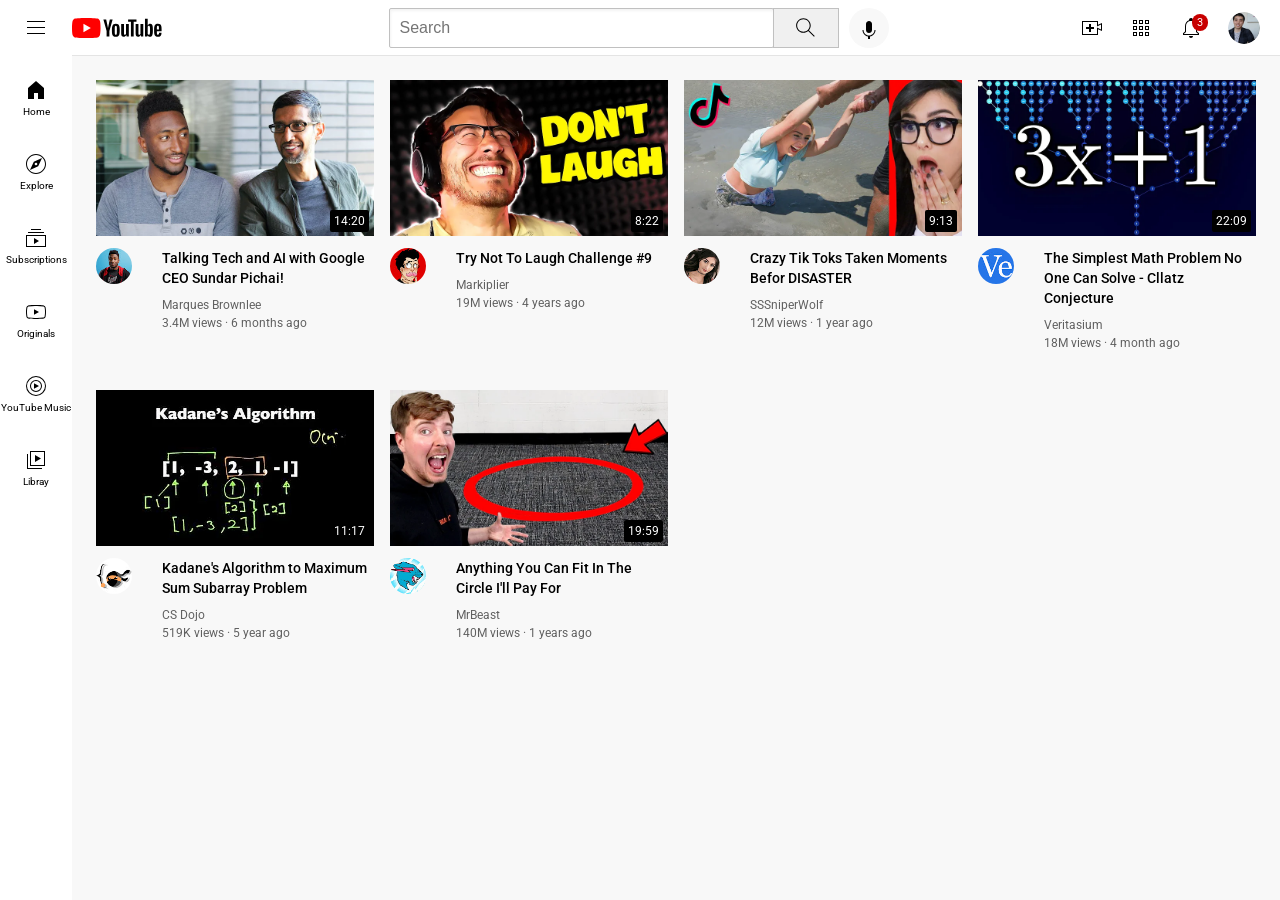
<file: index.html>
<!DOCTYPE html>
<html>
  <head>
    <title>YouTube.com Clone</title>

    <link rel="preconnect" href="https://fonts.googleapis.com" />
    <link rel="preconnect" href="https://fonts.gstatic.com" crossorigin />
    <link
      href="https://fonts.googleapis.com/css2?family=Roboto:wght@400;500;700&display=swap"
      rel="stylesheet"/>

      <link rel="stylesheet" href="styles/general.css">
      <link rel="stylesheet" href="styles/header.css">
      <link rel="stylesheet" href="styles/video.css">
      <link rel="stylesheet" href="styles/sidebar.css">
  </head>
  <body style="height: 3000;">


   <header class="header">
      
      
      <div class="left-section">
        <img class="hamburger-menu" src="icons/hamburger-menu.svg" alt="">
        <img class="youtube-logo" src="icons/youtube-logo.svg" alt=""></div>
     
     
        <div class="middle-section">
        <input class="search-bar" 
        type="textbox" placeholder="Search" />
        <button class="search-button">
          <img class="search-icon" 
          src="icons/search.svg" alt="">
        <div class="tooltip">Search</div>
      <!--Put position absolute inside position relative -->
      </button>
        <button class="voice-search-button">
          <img class=voice-search-icon 
          src="icons/voice-search-icon.svg" alt="">
          <div class="tooltip">Search with your voice</div>
        </button>
      </div>

      <div class="right-section">
        
        <div class="upload-icon-container">
          <img class="upload-icon" src="icons/upload.svg" alt="">
          <div class="tooltip">Create</div>
        </div>
        
        <div class="apps-icon-container">
          <img class="youtube-apps-icon" src="icons/youtube-apps.svg" alt="">
          <div class="tooltip">Google-apps</div>
        </div>
        
        
        <div class="notification-icon-container">
          <img class="notification-icon" src="icons/notifications.svg" alt="">
          <div class="tooltip">Notifications</div>
          <div class="notifications-count">3</div>
          
        </div>

        <img class="current-user-picture" src="channel-pictures/my-channel.jpeg" alt="">
      
      
      </div>

      
   </header>

    <nav class="sidebar">
      <div class="sidebar-link"><img src="icons/home.svg" alt="">
      <div>Home</div>
    </div>
      <div class="sidebar-link"><img src="icons/explore.svg" alt="">
        <div>Explore</div>
    </div>
      <div class="sidebar-link"><img src="icons/subscriptions.svg" alt="">
        <div>Subscriptions </div>
      </div>
      <div class="sidebar-link"><img src="icons/originals.svg" alt="">
        <div>Originals</div>
      </div>
      <div class="sidebar-link"><img src="icons/youtube-music.svg" alt="">
        <div>YouTube Music</div>
      </div>
      
      <div class="sidebar-link"><img src="icons/library.svg" alt="">
        <div>Libray</div>
      </div>
      <div class="sidebar-link"></div>
    </nav>
    
<main>
  <section class="video-grid">
    <div class="video-preview">
      <div class="thumbnail-row">
        <div class="video-time">14:20</div>
        <img class="thumbnail" src="thumbnails/thumbnail-1.webp" alt="" />
      </div>

      <div class="video-info-grid">
        <div class="channel-picture">
          <img
            class="profile-picture"
            src="channel-pictures/channel-1.jpeg"
            alt=""
          />
        </div>

        <div class="video-info">
          <p class="video-title">
            Talking Tech and AI with Google CEO Sundar Pichai!
          </p>

          <p class="video-author">Marques Brownlee</p>

          <p class="video-stats">3.4M views &#183; 6 months ago</p>
        </div>
      </div>
    </div>

    <div class="video-preview">
      <div class="thumbnail-row">
        <div class="video-time">8:22</div>
        <img class="thumbnail" src="thumbnails/thumbnail-2.webp" alt="" />
      </div>

      <div class="video-info-grid">
        <div class="channel-picture">
          <img
            class="profile-picture"
            src="channel-pictures/channel-2.jpeg"
            alt=""
          />
        </div>

        <div class="video-info">
          <p class="video-title">Try Not To Laugh Challenge #9</p>

          <p class="video-author">Markiplier</p>

          <p class="video-stats">19M views &#183; 4 years ago</p>
        </div>
      </div>
    </div>

    <div class="video-preview">
      <div class="thumbnail-row">
        <div class="video-time">9:13</div>
        <img class="thumbnail" src="thumbnails/thumbnail-3.webp" alt="" />
      </div>

      <div class="video-info-grid">
        <div class="channel-picture">
          <img
            class="profile-picture"
            src="channel-pictures/channel-3.jpeg"
            alt=""
          />
        </div>

        <div class="video-info">
          <p class="video-title">
            Crazy Tik Toks Taken Moments Befor DISASTER
          </p>

          <p class="video-author">SSSniperWolf</p>

          <p class="video-stats">12M views &#183; 1 year ago</p>
        </div>
      </div>
    </div>

    <div class="video-preview">
      <div class="thumbnail-row">
        <div class="video-time">22:09</div>

        <img class="thumbnail" src="thumbnails/thumbnail-4.webp" alt="" />
        
      </div>

      <div class="video-info-grid">
        <div class="channel-picture">
          <img
            class="profile-picture"
            src="channel-pictures/channel-4.jpeg"
            alt=""
          />
        </div>

        <div class="video-info">
          <p class="video-title">
            The Simplest Math Problem No One Can Solve - Cllatz Conjecture
          </p>

          <p class="video-author">Veritasium</p>

          <p class="video-stats">18M views &#183; 4 month ago</p>
        </div>
      </div>
    </div>

    <div class="video-preview">
      <div class="thumbnail-row">
        <div class="video-time">11:17</div>
        <img class="thumbnail" src="thumbnails/thumbnail-5.webp" alt="" />
      </div>

      <div class="video-info-grid">
        <div class="channel-picture">
          <img
            class="profile-picture"
            src="channel-pictures/channel-5.jpeg"
            alt=""
          />
        </div>

        <div class="video-info">
          <p class="video-title">
            Kadane's Algorithm to Maximum Sum Subarray Problem
          </p>

          <p class="video-author">CS Dojo</p>

          <p class="video-stats">519K views &#183; 5 year ago</p>
        </div>
      </div>
    </div>

    <div class="video-preview">
      <div class="thumbnail-row">
        <div class="video-time">19:59</div>

        <img class="thumbnail" src="thumbnails/thumbnail-6.webp" alt="" />
      </div>

      <div class="video-info-grid">
        <div class="channel-picture">
          <img
            class="profile-picture"
            src="channel-pictures/channel-6.jpeg"
            alt=""
          />
        </div>

        <div class="video-info">
          <p class="video-title">
            Anything You Can Fit In The Circle I'll Pay For
          </p>

          <p class="video-author">MrBeast</p>

          <p class="video-stats">140M views &#183; 1 years ago</p>
        </div>
      </div>
    </div>
  </section>
</main>
    
  </body>
</html>
</file>
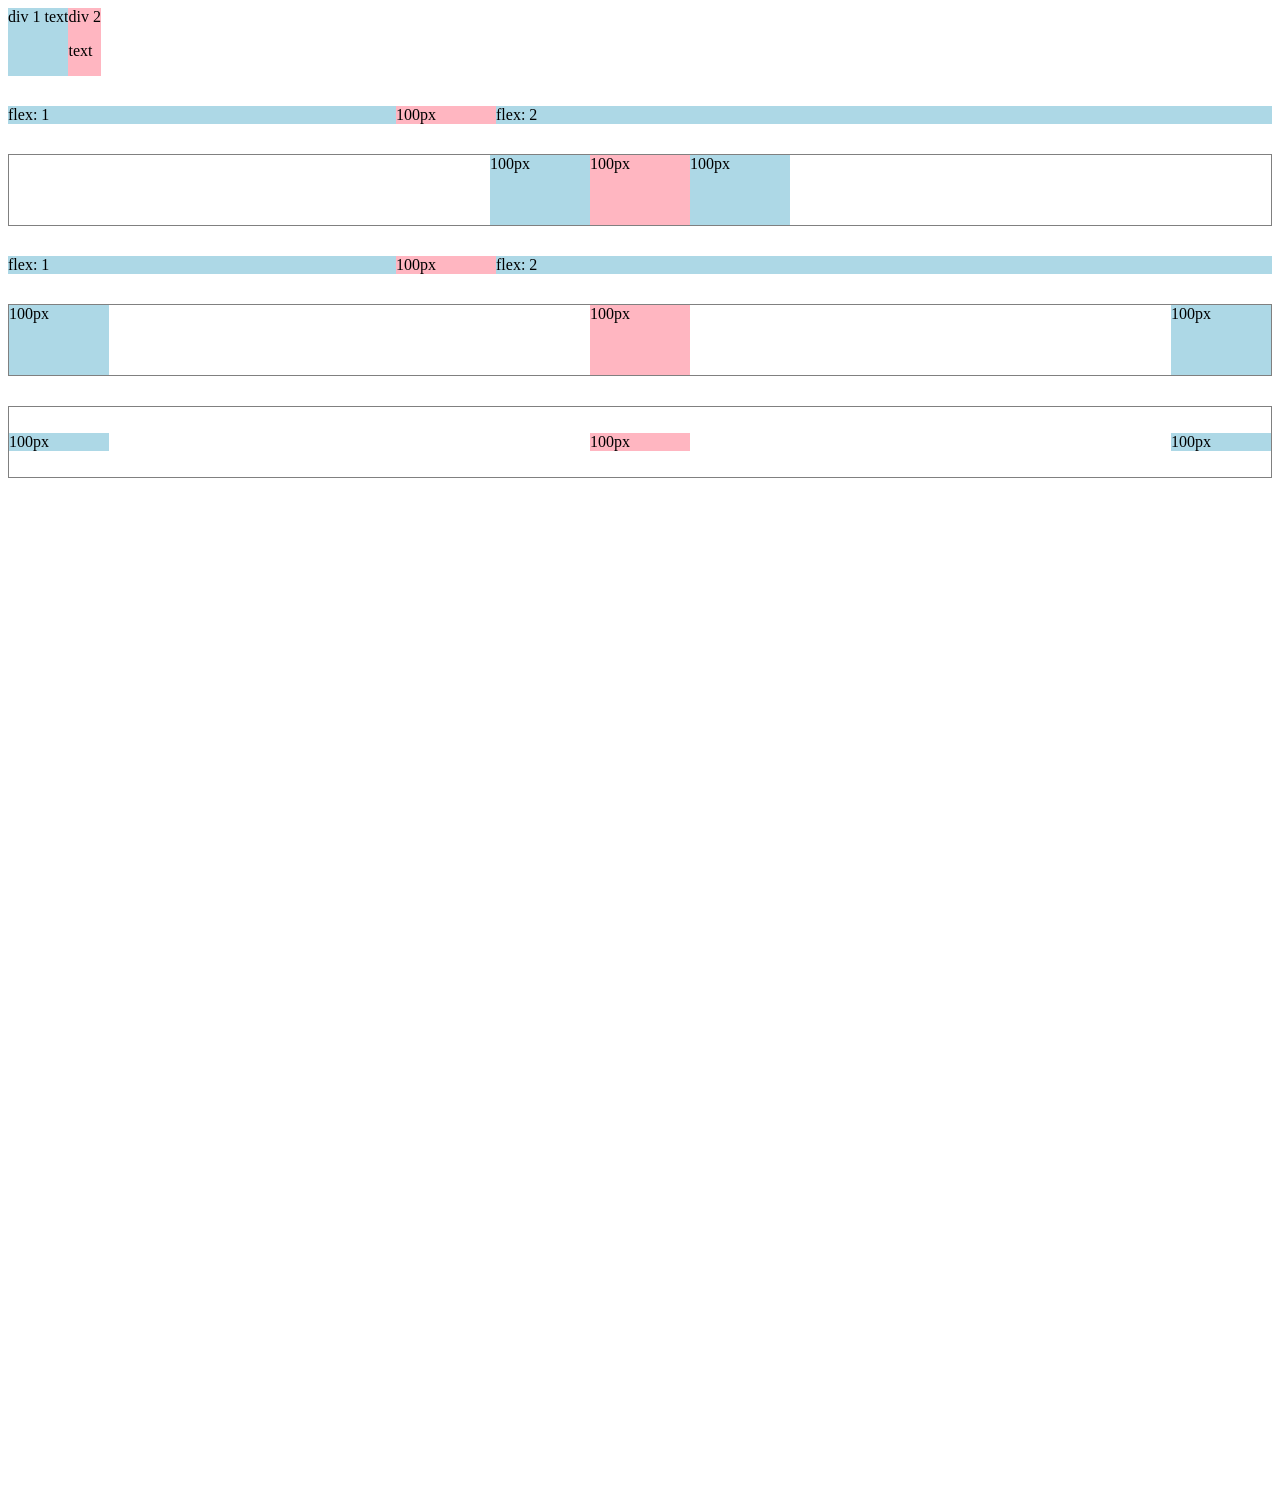
<file: intro-to-html/flexbox.html>
<!DOCTYPE html>
<html>
  <head>
    <title>Flexbox Practice</title>
  </head>
  <body style="padding-bottom: 1000px;">
    <div style=
      "display: flex; 
      flex-direction: row
      ">
        <div style="background-color: 
        lightblue">div 1 text</div>
        <div style="background-color:
        lightpink">div 2<p>text</p>
      </div>
    </div>

    <div style="
    margin-top: 30px; 
    display: flex; 
    flex-direction: row
    ">
      
      <div style="
      background-color:
      lightblue;
      flex: 1;
      ">flex: 1</div>
      <div style=
      "background-color: 
      lightpink;
      width: 100px;
      ">100px</div>
      <div style="
        background-color: lightblue;
        flex: 2;
      ">flex: 2</div>
    </div>

    <div style="
    margin-top: 30px; 
    height: 70px;
    border-width: 1px;
    border-style: solid;
    border-color: gray;
    display: flex; 
    flex-direction: row;
    justify-content: center;
    ">
      
      <div style="
      background-color:
      lightblue;
      width: 100px;
      width: 100px;
      ">100px</div>
      <div style=
      "background-color: 
      lightpink;
      width: 100px;
      ">100px</div>
      <div style="
        background-color: lightblue;
        width: 100px;
      ">100px</div>
    </div>

    <div style="
    margin-top: 30px; 
    display: flex; 
    flex-direction: row
    ">
      
      <div style="
      background-color:
      lightblue;
      flex: 1;
      ">flex: 1</div>
      <div style=
      "background-color: 
      lightpink;
      width: 100px;
      ">100px</div>
      <div style="
        background-color: lightblue;
        flex: 2;
      ">flex: 2</div>
    </div>

    <div style="
    margin-top: 30px; 
    height: 70px;
    border-width: 1px;
    border-style: solid;
    border-color: gray;
    display: flex; 
    flex-direction: row;
    justify-content: space-between;
    ">
      
      <div style="
      background-color:
      lightblue;
      width: 100px;
      width: 100px;
      ">100px</div>
      <div style=
      "background-color: 
      lightpink;
      width: 100px;
      ">100px</div>
      <div style="
        background-color: lightblue;
        width: 100px;
      ">100px</div>
    </div>

    <div style="
    margin-top: 30px; 
    height: 70px;
    border-width: 1px;
    border-style: solid;
    border-color: gray;
    display: flex; 
    flex-direction: row;
    justify-content: space-between;
    align-items: center;
    ">
      
      <div style="
      background-color:
      lightblue;
      width: 100px;
      width: 100px;
      ">100px</div>
      <div style=
      "background-color: 
      lightpink;
      width: 100px;
      ">100px</div>
      <div style="
        background-color: lightblue;
        width: 100px;
      ">100px</div>
    </div>
  </body>
</html>
</file>
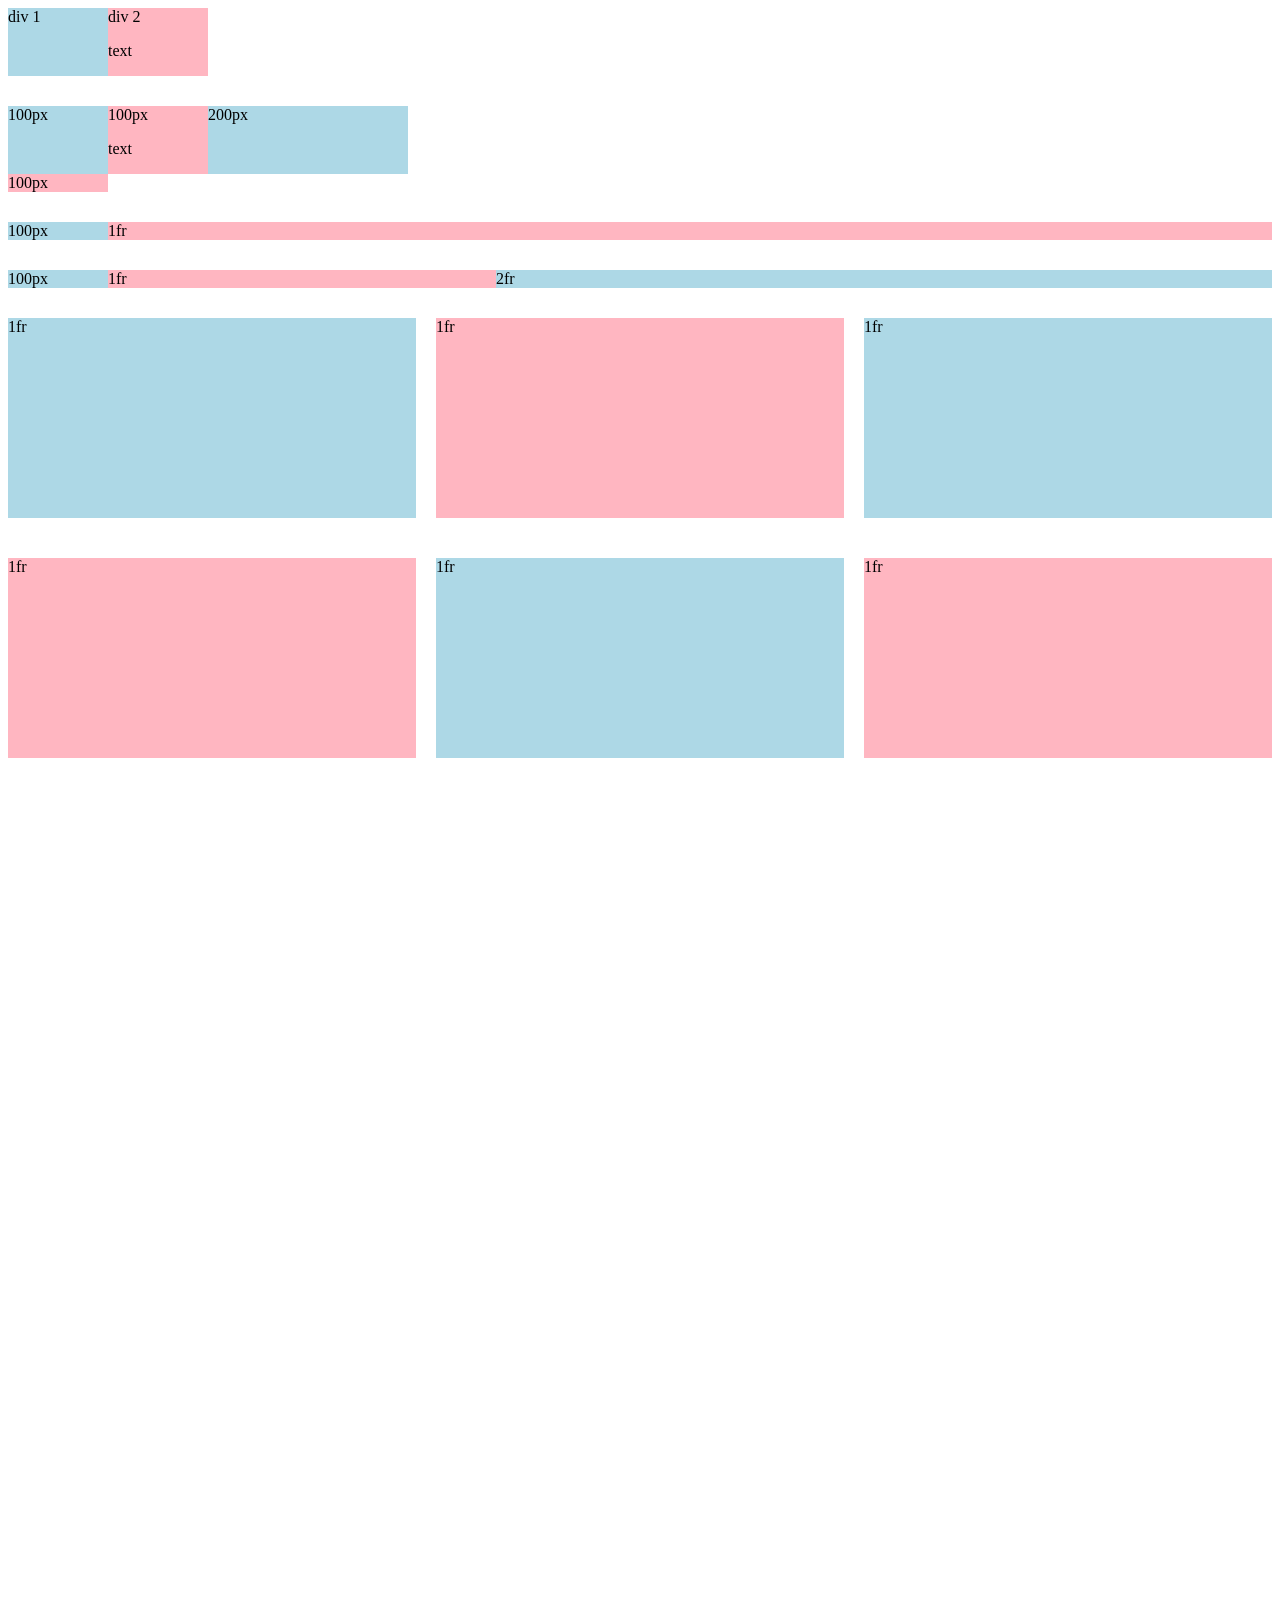
<file: intro-to-html/grid.html>
<!DOCTYPE html>
<html>
  <head>
    <title>Grid Practice</title>
  </head>
  <body style="padding-bottom: 1000px">
    <div style="display: grid; grid-template-columns: 100px 100px">
      <div style="background-color: lightblue">div 1</div>
      <div style="background-color: lightpink">
        div 2
        <p>text</p>
      </div>
    </div>

    <div
      style="
        margin-top: 30px;
        display: grid;
        grid-template-columns: 100px 100px 200px;
      "
    >
      <div style="background-color: lightblue">100px</div>
      <div style="background-color: lightpink">
        100px
        <p>text</p>
      </div>
      <div style="background-color: lightblue">200px</div>
      <div style="background-color: lightpink">100px</div>
    </div>

    <div
      style="margin-top: 30px; display: grid; grid-template-columns: 100px 1fr"
    >
      <div style="background-color: lightblue">100px</div>
      <div style="background-color: lightpink">1fr</div>
    </div>

    <div
      style="
        margin-top: 30px;
        display: grid;
        grid-template-columns: 100px 1fr 2fr;
      "
    >
      <div style="background-color: lightblue">100px</div>
      <div style="background-color: lightpink">1fr</div>
      <div style="background-color: lightblue">2fr</div>
    </div>
  </body>

  <div
    style="
      margin-top: 30px;
      display: grid;
      grid-template-columns: 1fr 1fr 1fr;
      column-gap: 20px;
      row-gap: 40px;
    "
  >
    <div style="background-color: lightblue; height: 200px">1fr</div>
    <div style="background-color: lightpink; height: 200px">1fr</div>
    <div style="background-color: lightblue; height: 200px">1fr</div>
    <div style="background-color: lightpink; height: 200px">1fr</div>
    <div style="background-color: lightblue; height: 200px">1fr</div>
    <div style="background-color: lightpink; height: 200px">1fr</div>
  </div>
</html>
</file>
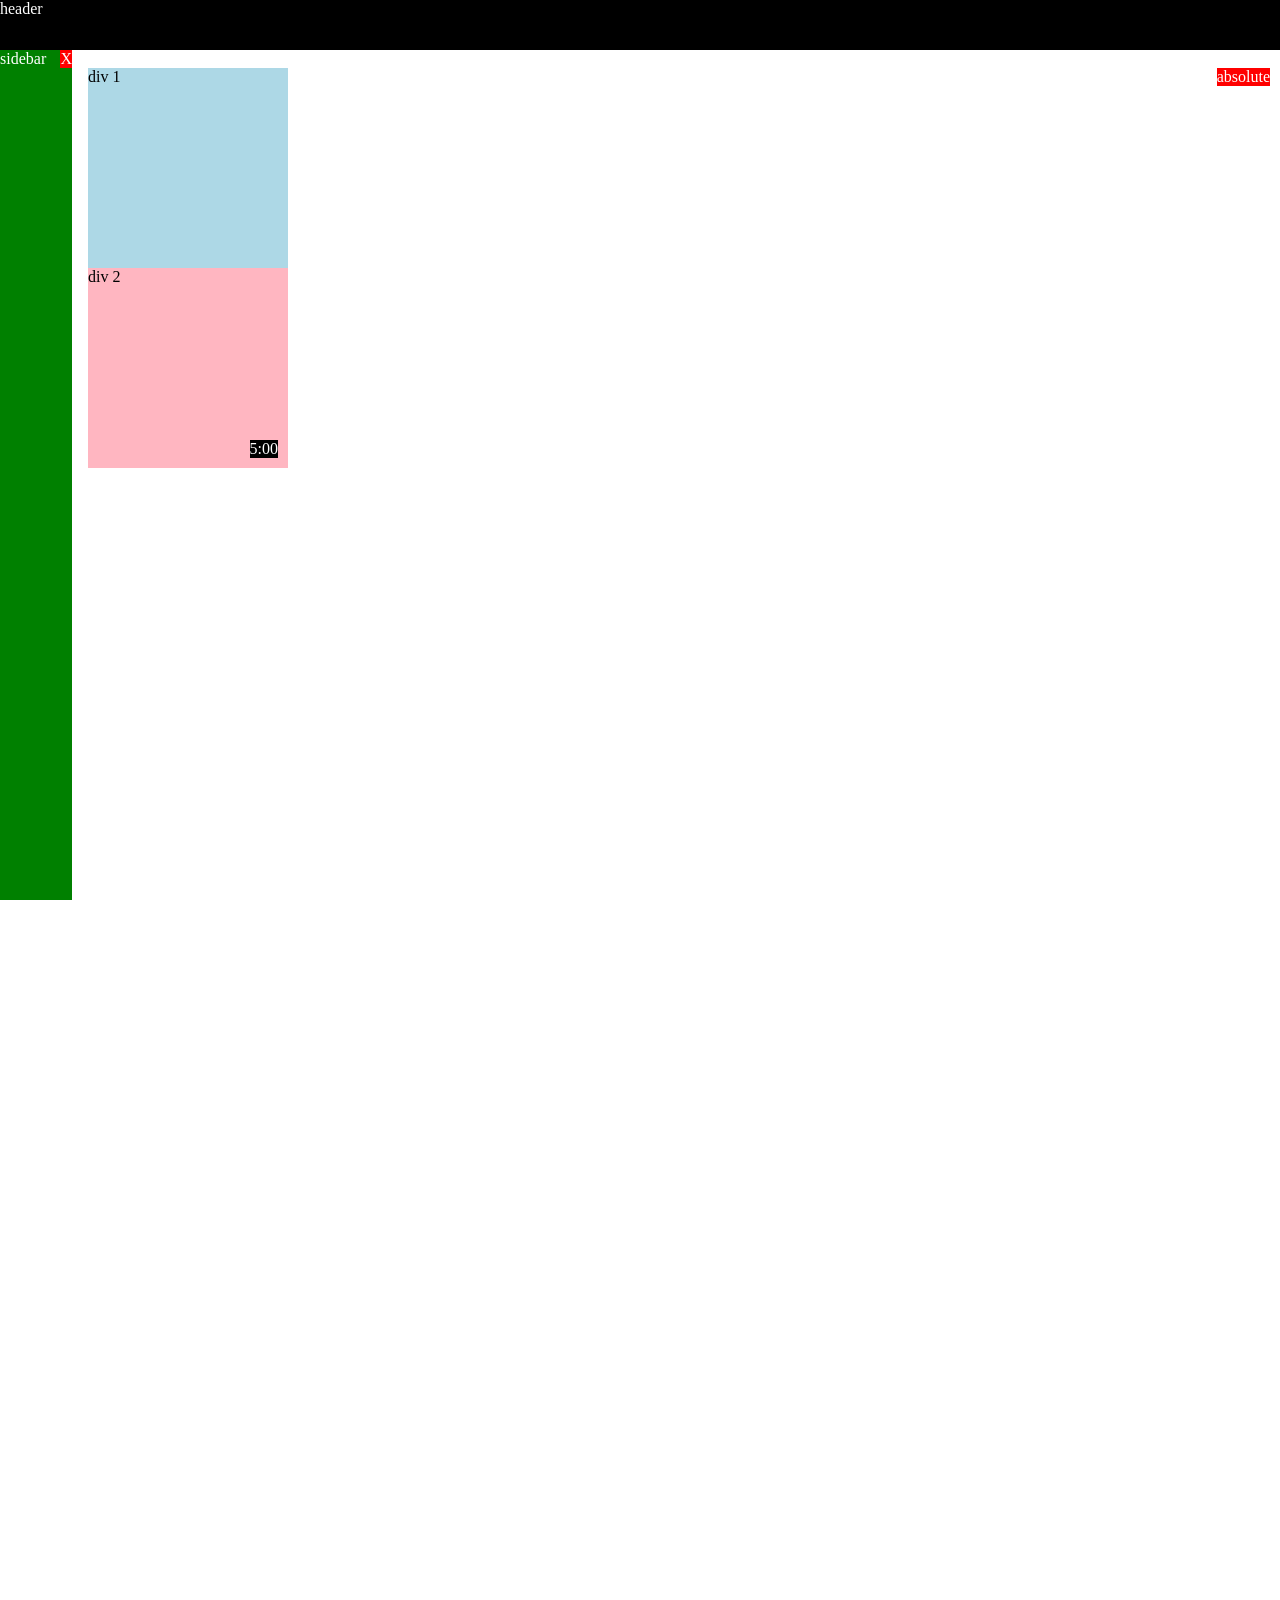
<file: intro-to-html/position.html>
<!DOCTYPE html> 
<html>
  <head>
    <title>Position Practice</title>
  </head>
  <body style="height: 3000px;
  padding-top: 60px;
  padding-left: 80px;
  ">
    <div style="
    background-color: black;
    color: white;
    position: fixed;
    top: 0;
    left: 0;
    right: 0;
    height: 50px;
    z-index: 1;
   " >header</div>

    <div style="
    background-color: green;
    color: white;
    position: fixed;
    left: 0;
    bottom: 0;
    top: 50px;
    width: 72px;
    ">
    
      sidebar

      <div style="
      position: absolute;
      background-color: red;
      color: white;
      top: 0;
      right: 0px;
      ">
        X
      </div>
    </div>

    <div style="
    position: absolute;
    background-color: red;
    color: white;
    top: 60;
    right: 10px;
    ">
      absolute
    </div>
    
    <div style="
    background-color: lightblue;
    height: 200px;
    width: 200px;
    position: static;

    ">div 1</div>
    
    <div style="
    background-color: lightpink;
    height: 200px;
    width: 200px;
    position: relative;
    ">div 2
      <div style="
      position: absolute;
      background-color: black;
      color: white;
      bottom: 10px;
      right: 10px;
      ">
        5:00
      </div>  
  </div>
  </body>
</html>
</file>
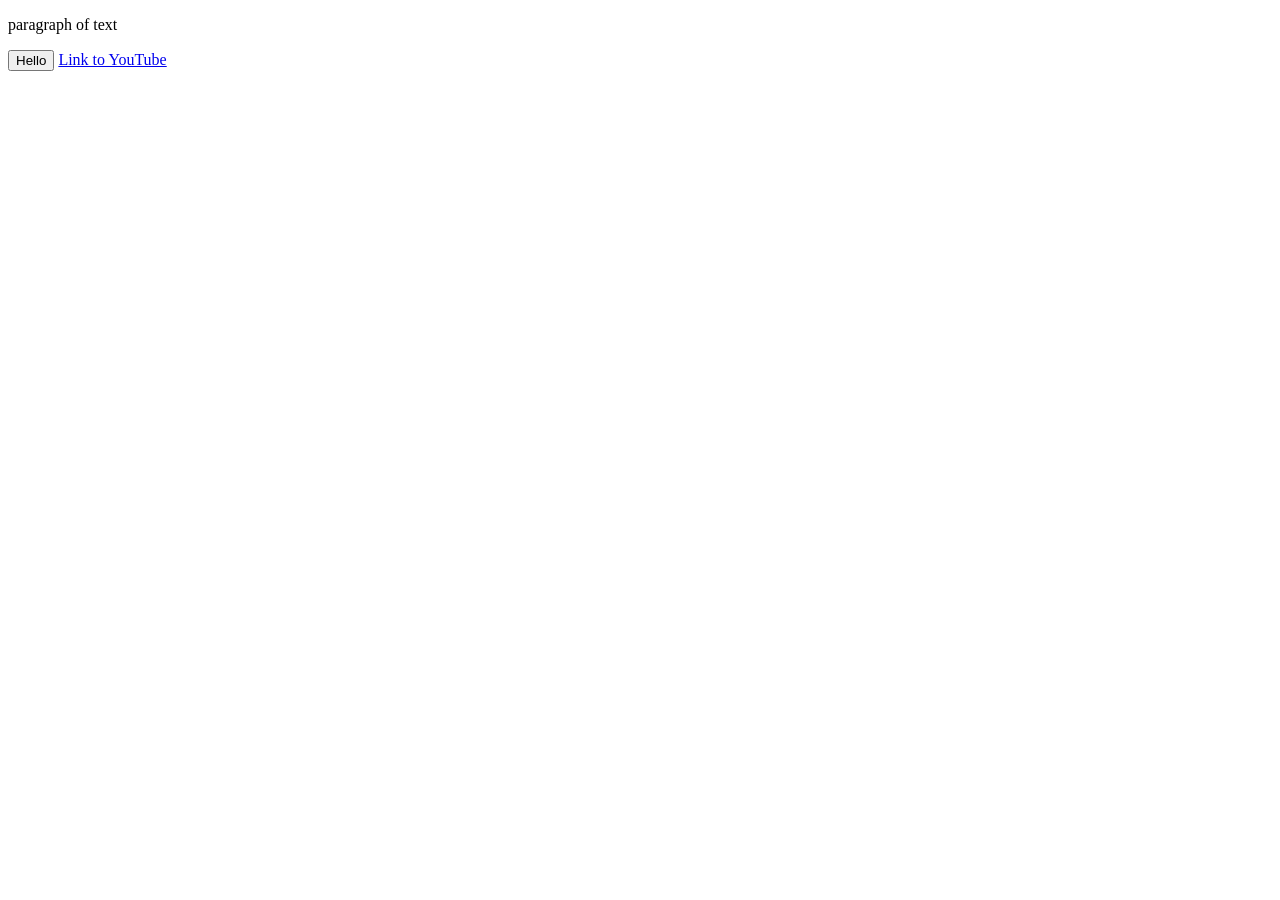
<file: intro-to-html/website.html>
<!DOCTYPE html>
<html>
  <head>
    <title>First Website</title>
  </head>
  <body>
    <p>paragraph of text</p>

    <button>Hello</button>

    <a href="http://www.youtube.com/" target="_blank"> Link to YouTube </a>
  </body>
</html>
</file>
<file: styles/general.css>
p {
  margin-top: 0;
  margin-bottom: 0;
}

body {
  /*This style below will be inherited*/
  font-family: Roboto, Arial;;
  margin: 0;
  padding-top: 80px;
  padding-left: 96px;
  padding-right: 24px;
  background-color: rgb(248, 248, 248);
}
</file>
<file: styles/header.css>
.header {
  height: 55px;

  display: flex;
  flex-direction: row;
  justify-content: space-between;

  position: fixed;
  top: 0;
  left: 0;
  right: 0;
  z-index: 100;

  background-color: white;
  border-bottom-width: 1px;
  border-bottom-style: solid;
  border-bottom-color: rgb(228, 228, 228);
 }

 .left-section { 
  display: flex;
  align-items: center;
 }

 .hamburger-menu {
  height: 24px;
  margin-left: 24px;
  margin-right: 24px;
  cursor: pointer;
 }

 .youtube-logo {
  height: 20px;
  cursor: pointer;
 }

 .middle-section {
  flex: 1;
  margin-left: 70px;
  margin-right: 35px;
  max-width: 500px;
  display: flex;
  align-items: center;
}

.search-bar {
  flex: 1;
  height: 36px;
  padding-left: 10px;
  font-size: 16px;
  border: 1px solid rgb(192, 192, 192);
  border-radius: 2px ;
  box-shadow: inset 1px 2px 3px rgba(0, 0, 0, 0.05);
  width: 0;

}

.search-bar::placeholder {
  font-size: 16px;
}
.search-button {
  height: 40px;
  width: 66px;
  background-color: rgb(240, 240, 240);
  border-width: 1px;
  border-style: solid;
  border-color:rgb(192, 192, 192) ;
  margin-left: -1px;
  margin-right: 10px;
  cursor: pointer;
  
 
}

.search-button,
.voice-search-button, 
.upload-icon-container,
.apps-icon-container,
.notification-icon-container {
  display: flex;
  justify-content: center;
  align-items: center;
  position: relative;
}

.search-button .tooltip,
.voice-search-button .tooltip, 
.upload-icon-container .tooltip,
.apps-icon-container .tooltip,
.notification-icon-container .tooltip {
  position: absolute;
  background-color: gray;
  color: white;
  padding-top: 4px;
  padding-bottom: 4px;
  padding-left: 8px;
  padding-right: 8px;
  border-radius: 2px;
  font-size: 12px;
  bottom: -30px;
  opacity: 0;
  transition: opacity 0.15s;
  pointer-events: none;
  white-space: nowrap;

}
.search-button:hover .tooltip,
.voice-search-button:hover .tooltip, 
.upload-icon-container:hover .tooltip,
.apps-icon-container:hover .tooltip,
.notification-icon-container:hover .tooltip {
  opacity: 1;
}

.search-icon {
  height: 25px;
  

}

.voice-search-button {
  height: 40px;
  width: 40px;
  border-radius: 20px;
  border: none;
  background-color: rgb(248, 248, 248);
  cursor: pointer;
}
.voice-search-icon {
  height: 24px;
  margin-top: 4px;
  
}


 .right-section {
  width: 180px;
  margin-right: 20px;
  display: flex;
  align-items: center;
  justify-content: space-between;
  flex-shrink: 0;
 }

 .upload-icon {

  height: 24px;
  cursor: pointer;
 }

 .youtube-apps-icon {
  height: 24px;
  cursor: pointer;
 }

 .notification-icon {
  height: 24px;
  cursor: pointer;
 }
 .notification-icon-container { 
  position: relative; 
 }

 .notifications-count {
  position: absolute;
  top: -2px;
  right: -5px;
  background-color: rgb(200, 0, 0);
  color: white;
  font-size: 11px;
  padding-left: 5px;
  padding-right: 5px;
  padding-top: 2px;
  padding-bottom: 2px;
  border-radius: 10px;
  cursor: pointer;
 }

 .current-user-picture {
  height: 32px;
  border-radius: 16px;
  cursor: pointer;
 }
</file>
<file: styles/video.css>
.thumbnail {
  width: 100%;
}



.video-title {
  margin-top: 0;
  font-size: 14px;
  font-weight: 500;
  line-height: 20px;
  margin-bottom: 10px;
}

.video-info-grid {
  display: grid;
  grid-template-columns: 50px 1fr;
  column-gap: 16px;
  row-gap: 40px;
}

.profile-picture {
  width: 36px;
  border-radius: 50px;
}

.thumbnail-row {
  margin-bottom: 8px;
  position: relative;
}

.video-author,
.video-stats {
  font-size: 12px;
  color: rgb(96, 96, 96);
}

.video-author {
  margin-bottom: 4px;
}

.video-grid {
  display: grid;
  grid-template-columns: 1fr 1fr 1fr;
  column-gap: 16px;
  row-gap: 40px;

  
}

@media (max-width: 750px) {
  .video-grid {
    grid-template-columns: 1fr 1fr;
  }
}
@media (min-width: 751) and (max-width: 999px) {
  .video-grid { 
    grid-template-columns: 1fr 1fr 1fr;
  }
}

@media (min-width: 1000px) {
  .video-grid {
    grid-template-columns: 1fr 1fr 1fr 1fr;
  }
}



.video-time {
  font-family: Roboto, Arial;
  font-size: 12px;
  font-weight: 500px;
  padding: 4px;
  border-radius: 2px;

 background-color: black;
 color: white; 
 position: absolute;
 bottom: 8px;
 right: 5px;
}
</file>
<file: styles/sidebar.css>
.sidebar {
  position: fixed;
  left: 0;
  bottom: 0;
  top: 55px;
  background-color: white;
  width: 72px;
  z-index: 200;
  padding-top: 5px;
}

.sidebar-link {
  height: 74px;
  display: flex;
  justify-content: center;
  align-items: center;
  flex-direction: column;
  cursor: pointer;
 
}

.sidebar-link:hover {
  background-color: rgb(235, 235, 235);
}

.sidebar-link img {
  height: 24px;
  margin-bottom: 4px;

}

.sidebar-link div {
  font-family: Roboto, Arial;
  font-size: 10px;
}
</file>
